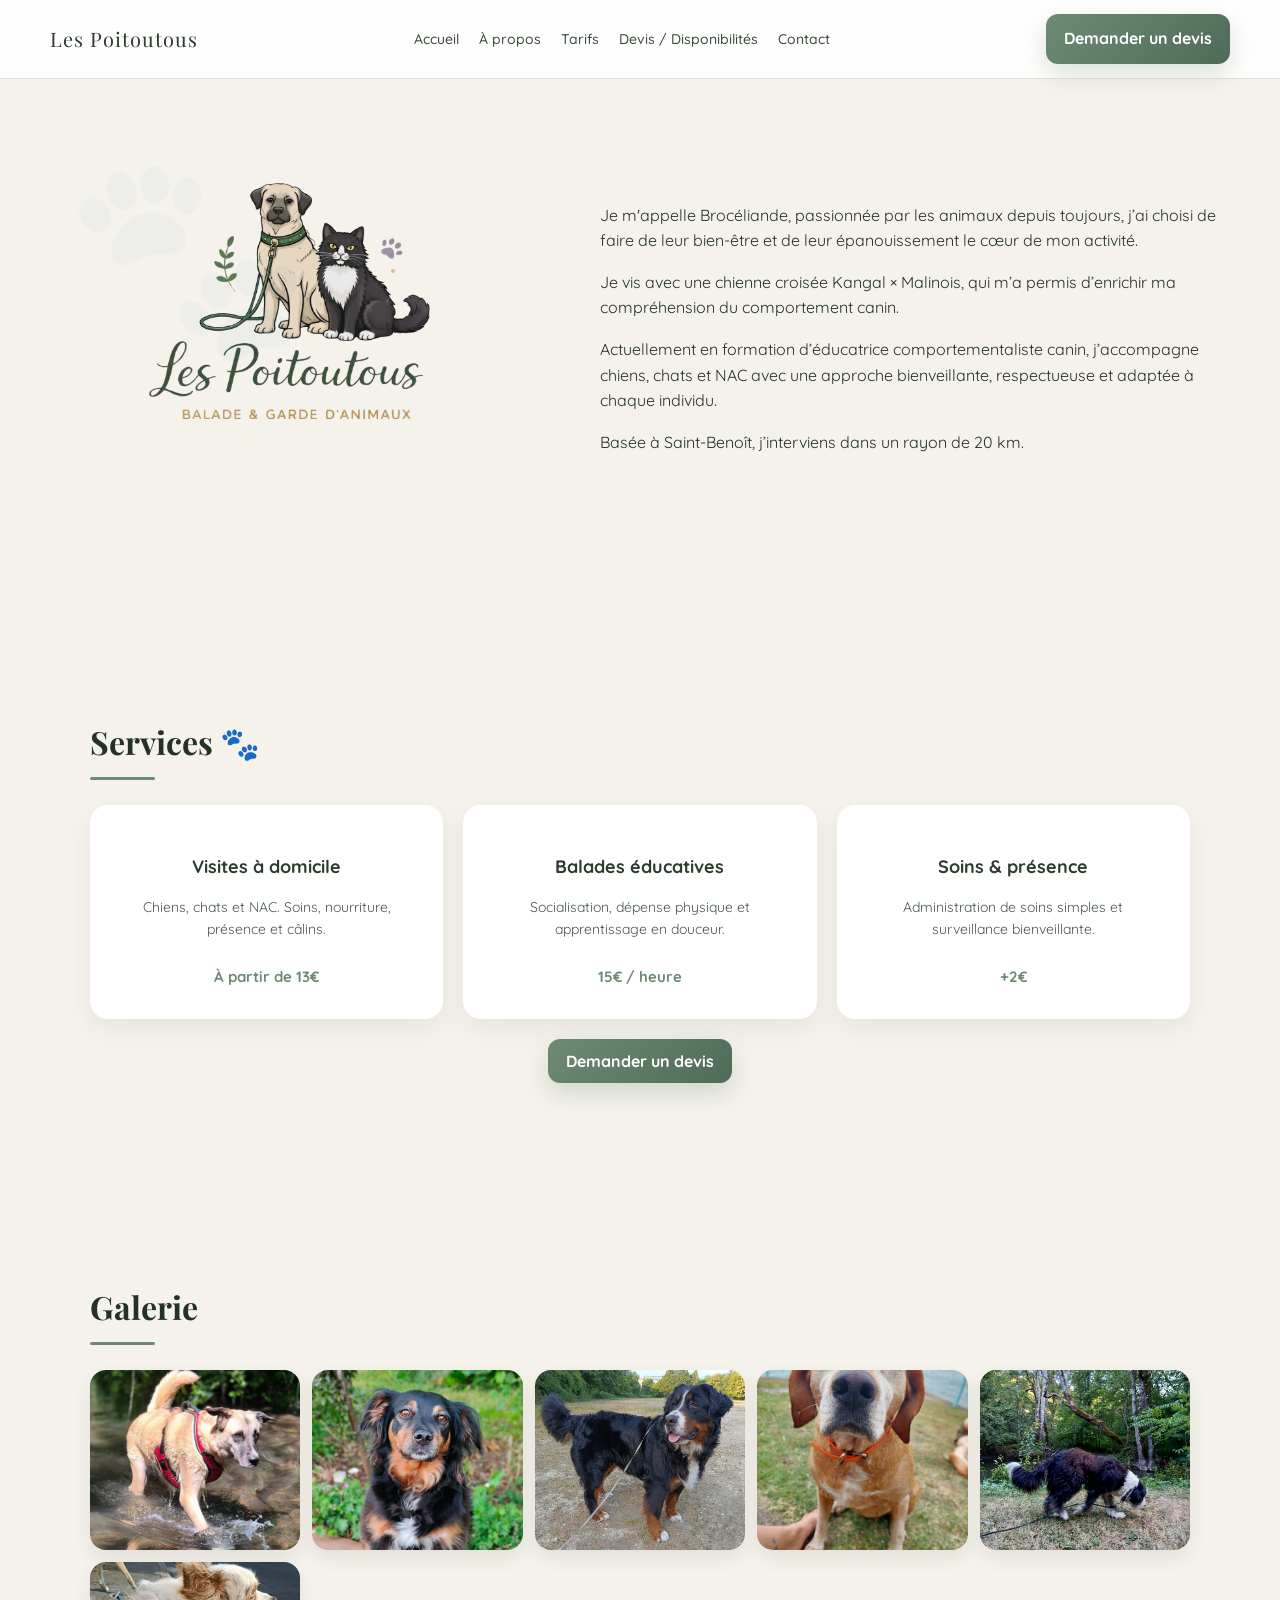
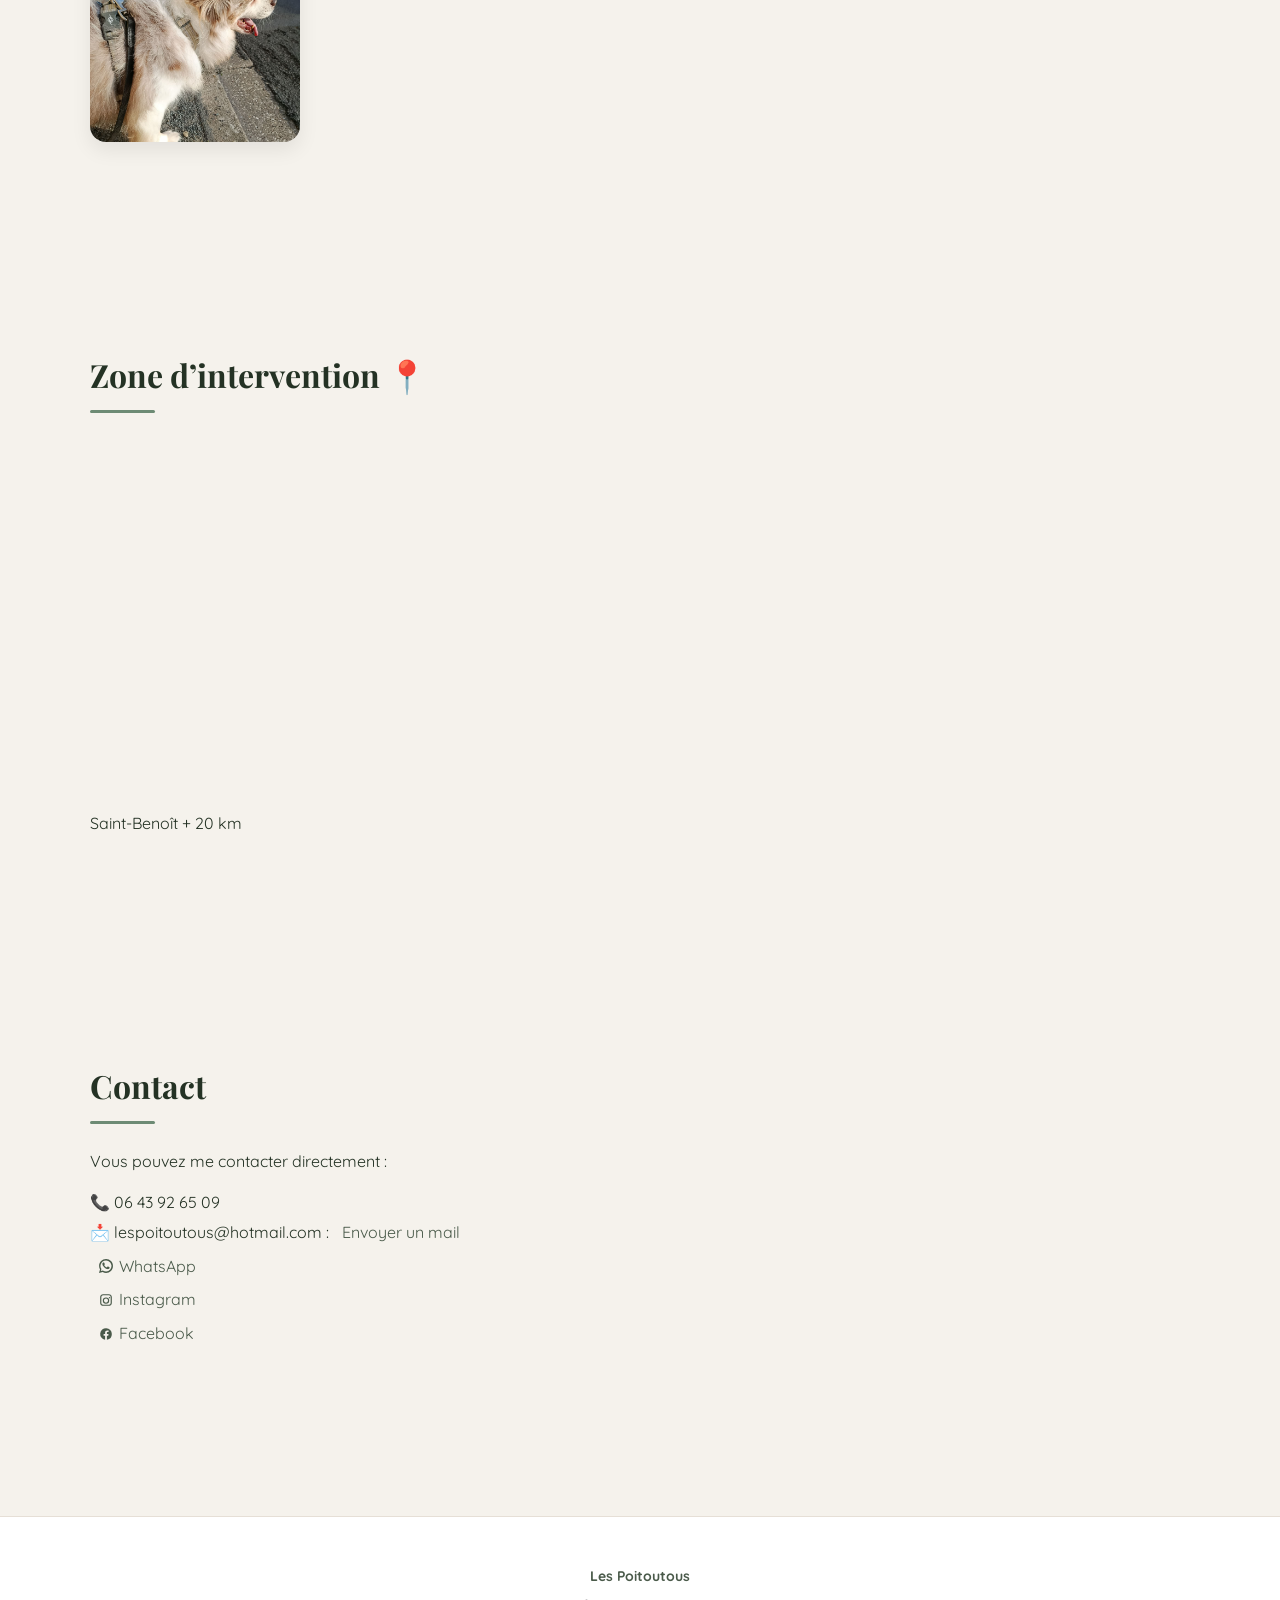
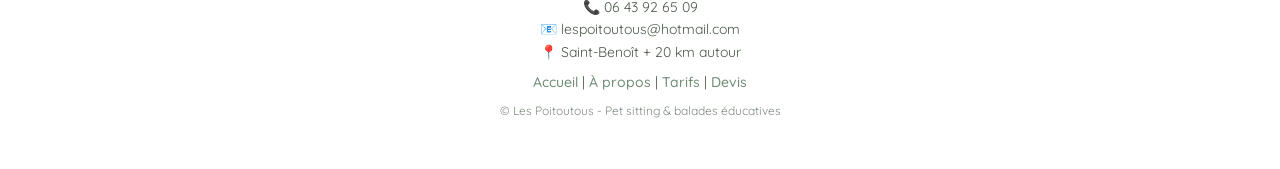
<file: index.html>
<!DOCTYPE html>
<html lang="fr">
<head>
<link href="https://fonts.googleapis.com/css2?family=Quicksand:wght@400;600&family=Playfair+Display:wght@500;600&display=swap" rel="stylesheet">
  <meta charset="UTF-8" />
  <meta name="viewport" content="width=device-width, initial-scale=1.0"/>
  <title>Les Poitoutous - Pet sitting & balades</title>
  <link rel="stylesheet" href="style.css"/>
</head>

<body>

<header>
  <a href="index.html" class="site-name">
    Les Poitoutous
</a>
  <div class="menu-toggle" onclick="toggleMenu()">☰</div>
  <nav id="nav-menu">
  <a href="index.html">Accueil</a>
  <a href="apropos.html">À propos</a>
  <a href="tarifs.html">Tarifs</a>
  <a href="devis.html">Devis / Disponibilités</a>
  <a href="index.html#contact">Contact</a>
</nav>

  <a class="btn" href="devis.html#devis">Demander un devis</a>
</header>

<section class="hero-final">

  <div class="hero-logo">
    <img src="logo.png" alt="Les Poitoutous">
  </div>

  <div class="hero-text">
    <p>
  Je m'appelle Brocéliande, passionnée par les animaux depuis toujours, j’ai choisi de faire de leur bien-être et de leur épanouissement le cœur de mon activité.
  </p>

  <p>
  Je vis avec une chienne croisée Kangal × Malinois, qui m’a permis d’enrichir ma compréhension du comportement canin.
  </p>

  <p>
  Actuellement en formation d’éducatrice comportementaliste canin, j’accompagne chiens, chats et NAC avec une approche bienveillante, respectueuse et adaptée à chaque individu.
  </p>

  <p>
  Basée à Saint-Benoît, j’interviens dans un rayon de 20 km.
  </p>
  </div>

</section>

<section id="services" class="section">

  <h2>Services 🐾</h2>

  <div class="cards">

    <div class="card">
      <h3>Visites à domicile</h3>
      <p>Chiens, chats et NAC. Soins, nourriture, présence et câlins.</p>
      <span>À partir de 13€</span>
    </div>

    <div class="card">
      <h3>Balades éducatives</h3>
      <p>Socialisation, dépense physique et apprentissage en douceur.</p>
      <span>15€ / heure</span>
    </div>

    <div class="card">
      <h3>Soins & présence</h3>
      <p>Administration de soins simples et surveillance bienveillante.</p>
      <span>+2€</span>
    </div>

  </div>

  <div class="services-cta">
    <a href="devis.html#devis" class="btn">Demander un devis</a>
  </div>

</section>

<section class="section">
  <h2>Galerie</h2>

  <div class="gallery">
    <img src="images/ruda.jpg" alt="">
    <img src="images/Dalia2.jfif" alt="">
    <img src="images/Corto1test.jpg" alt="">
    <img src="images/Princesse.jpg" alt="">
    <img src="images/Nouba1.jpg" alt="">
    <img src="images/Arka.jpg" alt="">

  </div>
<!-- LIGHTBOX -->
<div id="lightbox" class="lightbox">
  <img id="lightbox-img">
</div>
</section>

<section class="section">
  <h2>Zone d’intervention 📍</h2>

  <iframe
  src="https://www.google.com/maps?q=Saint-Beno%C3%AEt%20Vienne%20France&output=embed"
  width="100%"
  height="350"
  style="border:0; border-radius:16px;"
  loading="lazy">
</iframe>

  <p>Saint-Benoît + 20 km</p>
</section>

<section id="contact" class="section">

  <h2>Contact </h2>

  <p>Vous pouvez me contacter directement :</p>

  <p>
    📞 06 43 92 65 09 <br>
    📩 lespoitoutous@hotmail.com : <a href="mailto:lespoitoutous@hotmail.com?subject=Demande%20de%20devis%20-%20Les%20Poitoutous&body=Bonjour%20Brocéliande%2C%0A%0AJe%20souhaite%20obtenir%20un%20devis%20pour%20..."
class="social-link">
  Envoyer un mail
</a> <br>

<a href="https://wa.me/33643926509" target="_blank" class="social-icon whatsapp">
  <svg viewBox="0 0 24 24" width="14" height="14" fill="currentColor">
    <path d="M20.52 3.48A11.8 11.8 0 0 0 12.06 0C5.5 0 .16 5.34.16 11.9c0 2.1.55 4.14 1.6 5.94L0 24l6.34-1.66a11.8 11.8 0 0 0 5.7 1.46h.01c6.56 0 11.9-5.34 11.9-11.9 0-3.18-1.24-6.17-3.43-8.42zM12.05 21.3a9.4 9.4 0 0 1-4.8-1.3l-.34-.2-3.76.98 1-3.66-.22-.38a9.4 9.4 0 1 1 8.12 4.56zm5.44-7.4c-.3-.15-1.78-.88-2.06-.98-.28-.1-.48-.15-.68.15-.2.3-.78.98-.96 1.18-.18.2-.35.22-.65.07-.3-.15-1.27-.47-2.42-1.5-.9-.8-1.5-1.78-1.68-2.08-.18-.3-.02-.46.13-.61.13-.13.3-.35.45-.53.15-.18.2-.3.3-.5.1-.2.05-.37-.02-.52-.07-.15-.68-1.64-.93-2.25-.24-.58-.49-.5-.68-.5h-.58c-.2 0-.52.07-.8.37-.28.3-1.08 1.05-1.08 2.56s1.1 2.97 1.25 3.18c.15.2 2.15 3.3 5.2 4.6.73.32 1.3.51 1.74.65.73.23 1.4.2 1.93.12.59-.09 1.78-.73 2.03-1.44.25-.7.25-1.3.18-1.44-.07-.15-.28-.23-.58-.38z"/>
  </svg>
  WhatsApp
</a>  <br>

    <a href="https://www.instagram.com/lespoitoutous?igsh=cGF0bTdyejVhcWw5" target="_blank" class="social-icon instagram">
<svg viewBox="0 0 24 24" width="14" height="14" fill="currentColor">
    <path d="M7 2C4.24 2 2 4.24 2 7v10c0 2.76 2.24 5 5 5h10c2.76 0 5-2.24 5-5V7c0-2.76-2.24-5-5-5H7zm10 2a3 3 0 0 1 3 3v10a3 3 0 0 1-3 3H7a3 3 0 0 1-3-3V7a3 3 0 0 1 3-3h10zm-5 3.5A5.5 5.5 0 1 0 17.5 13 5.51 5.51 0 0 0 12 7.5zm0 2A3.5 3.5 0 1 1 8.5 13 3.5 3.5 0 0 1 12 9.5zM18 6.8a1.2 1.2 0 1 0 1.2 1.2A1.2 1.2 0 0 0 18 6.8z"/>
  </svg>
  Instagram
</a>  <br>

     <a href="https://www.facebook.com/profile.php?id=61591037286928&rdid=tdS442zoziDFLSdq&share_url=https%3A%2F%2Fwww.facebook.com%2Fshare%2F18v5jceedP%2F#" target="_blank" class="social-icon facebook">
<svg viewBox="0 0 24 24" width="14" height="14" fill="currentColor">
    <path d="M22 12a10 10 0 1 0-11.56 9.87v-6.99H7.9V12h2.54V9.8c0-2.5 1.49-3.89 3.77-3.89
    1.09 0 2.23.2 2.23.2v2.46h-1.26c-1.24 0-1.63.77-1.63 1.56V12h2.78l-.44 2.88h-2.34v6.99A10 10 0 0 0 22 12z"/>
  </svg>
  Facebook
</a>

  </p>

</section>

<footer class="site-footer">

  <p><strong>Les Poitoutous</strong></p>

  <p>
    📞 06 43 92 65 09 <br>
    📧 lespoitoutous@hotmail.com <br>
    📍 Saint-Benoît + 20 km autour
  </p>

  <p class="footer-links">
    <a href="index.html">Accueil</a> |
    <a href="apropos.html">À propos</a> |
    <a href="tarifs.html">Tarifs</a> |
    <a href="devis.html">Devis</a>
  </p>

  <p class="copyright">
    © Les Poitoutous - Pet sitting & balades éducatives
  </p>

</footer>

<script src="script.js"></script>

<script>
const images = document.querySelectorAll('.gallery img');
const lightbox = document.getElementById('lightbox');
const lightboxImg = document.getElementById('lightbox-img');

images.forEach(img => {
  img.addEventListener('click', () => {
    lightbox.style.display = 'flex';
    lightboxImg.src = img.src;
  });
});

lightbox.addEventListener('click', () => {
  lightbox.style.display = 'none';
});
</script>
<div class="mobile-cta">
  <a href="devis.html#devis">🐾 Demander un devis</a>
</div>
<script>
function toggleMenu() {
  document.getElementById("nav-menu").classList.toggle("active");
}
</script>
</body>
</html>
</file>
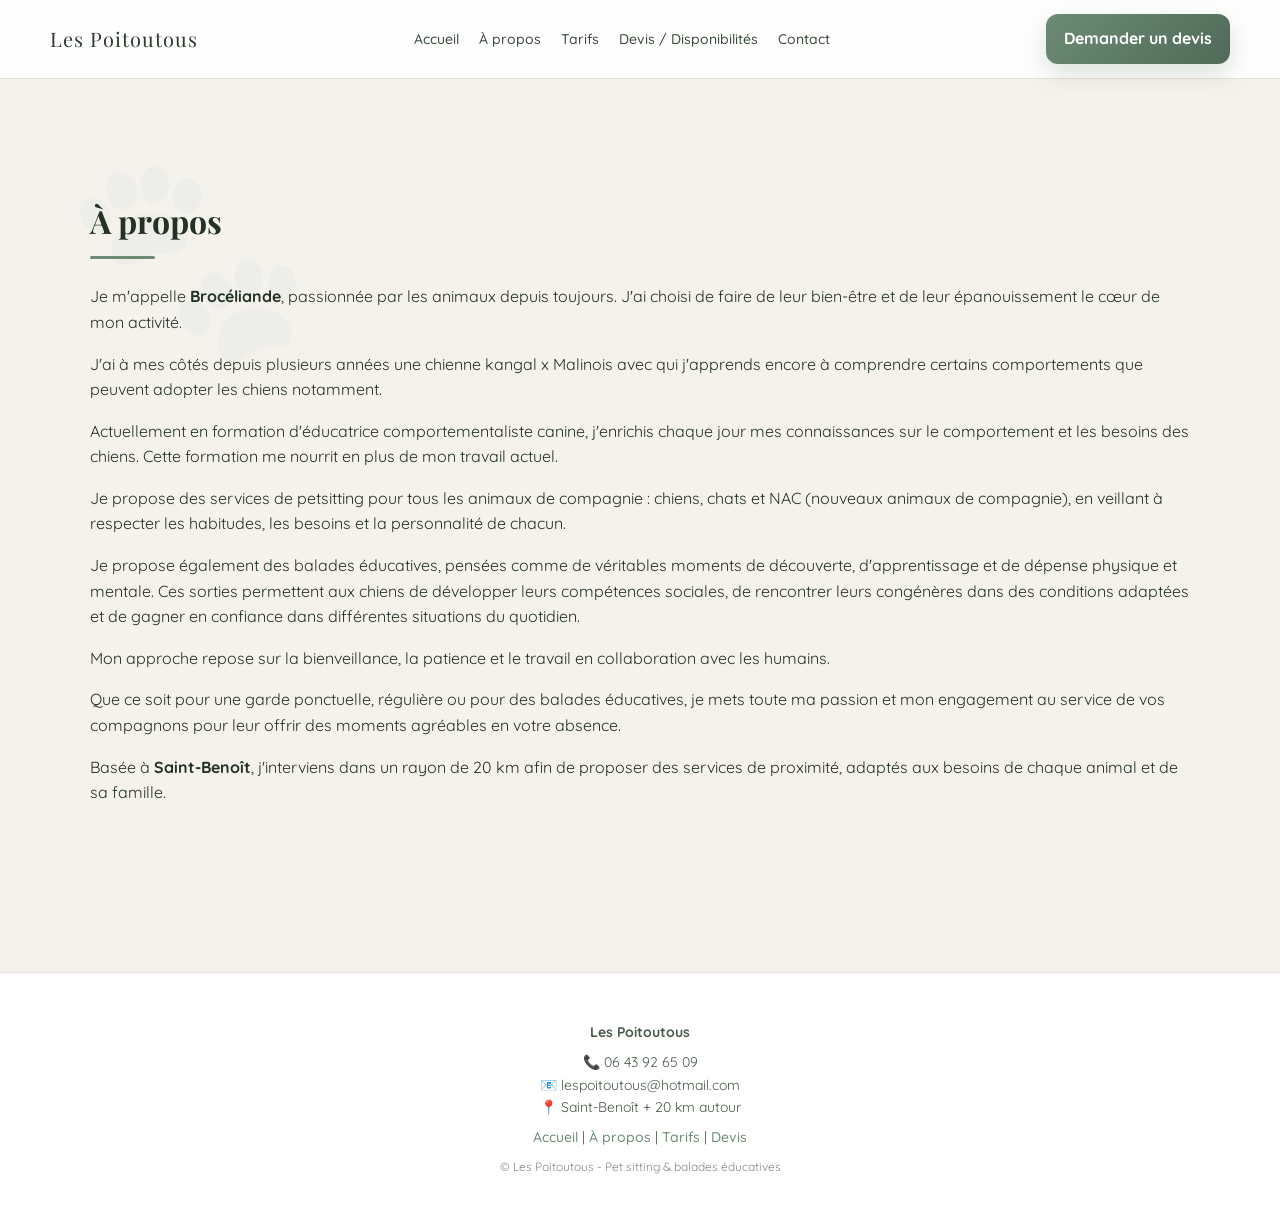
<file: apropos.html>
<!DOCTYPE html>
<html lang="fr">
<head>
<link href="https://fonts.googleapis.com/css2?family=Quicksand:wght@400;600&family=Playfair+Display:wght@500;600&display=swap" rel="stylesheet">
  <meta charset="UTF-8" />
  <meta name="viewport" content="width=device-width, initial-scale=1.0"/>
  <title>Les Poitoutous - Pet sitting & balades</title>
  <link rel="stylesheet" href="style.css"/>
</head>

<body>

<header>
  <a href="index.html" class="site-name">
    Les Poitoutous
</a>
  <div class="menu-toggle" onclick="toggleMenu()">☰</div>
  <nav id="nav-menu">
  <a href="index.html">Accueil</a>
  <a href="apropos.html">À propos</a>
  <a href="tarifs.html">Tarifs</a>
  <a href="devis.html">Devis / Disponibilités</a>
  <a href="index.html#contact">Contact</a>
</nav>

  <a class="btn" href="devis.html#devis">Demander un devis</a>
</header>

 <section class="section">
<h2>À propos</h2>

  <p>
    Je m'appelle <strong>Brocéliande</strong>, passionnée par les animaux depuis toujours. J'ai choisi de faire de leur bien-être et de leur épanouissement le cœur de mon activité.
  </p>

  <p>
    J'ai à mes côtés depuis plusieurs années une chienne kangal x Malinois avec qui j'apprends encore à comprendre certains comportements que peuvent adopter les chiens notamment.
  </p>

  <p>
    Actuellement en formation d'éducatrice comportementaliste canine, j'enrichis chaque jour mes connaissances sur le comportement et les besoins des chiens. Cette formation me nourrit en plus de mon travail actuel.
  </p>

  <p>
    Je propose des services de petsitting pour tous les animaux de compagnie : chiens, chats et NAC (nouveaux animaux de compagnie), en veillant à respecter les habitudes, les besoins et la personnalité de chacun.
  </p>

  <p>
    Je propose également des balades éducatives, pensées comme de véritables moments de découverte, d'apprentissage et de dépense physique et mentale. Ces sorties permettent aux chiens de développer leurs compétences sociales, de rencontrer leurs congénères dans des conditions adaptées et de gagner en confiance dans différentes situations du quotidien.
  </p>

  <p>
    Mon approche repose sur la bienveillance, la patience et le travail en collaboration avec les humains.
  </p>

  <p>
    Que ce soit pour une garde ponctuelle, régulière ou pour des balades éducatives, je mets toute ma passion et mon engagement au service de vos compagnons pour leur offrir des moments agréables en votre absence.
  </p>

  <p>
    Basée à <strong>Saint-Benoît</strong>, j'interviens dans un rayon de 20 km afin de proposer des services de proximité, adaptés aux besoins de chaque animal et de sa famille.
  </p>

</section>
<footer class="site-footer">

  <p><strong>Les Poitoutous</strong></p>

  <p>
    📞 06 43 92 65 09 <br>
    📧 lespoitoutous@hotmail.com <br>
    📍 Saint-Benoît + 20 km autour
  </p>

  <p class="footer-links">
    <a href="index.html">Accueil</a> |
    <a href="apropos.html">À propos</a> |
    <a href="tarifs.html">Tarifs</a> |
    <a href="devis.html">Devis</a>
  </p>

  <p class="copyright">
    © Les Poitoutous - Pet sitting & balades éducatives
  </p>

</footer>
<div class="mobile-cta">
  <a href="devis.html#devis">🐾 Demander un devis</a>
</div>
<script>
function toggleMenu() {
  document.getElementById("nav-menu").classList.toggle("active");
}
</script>
</body>
</html>
</file>
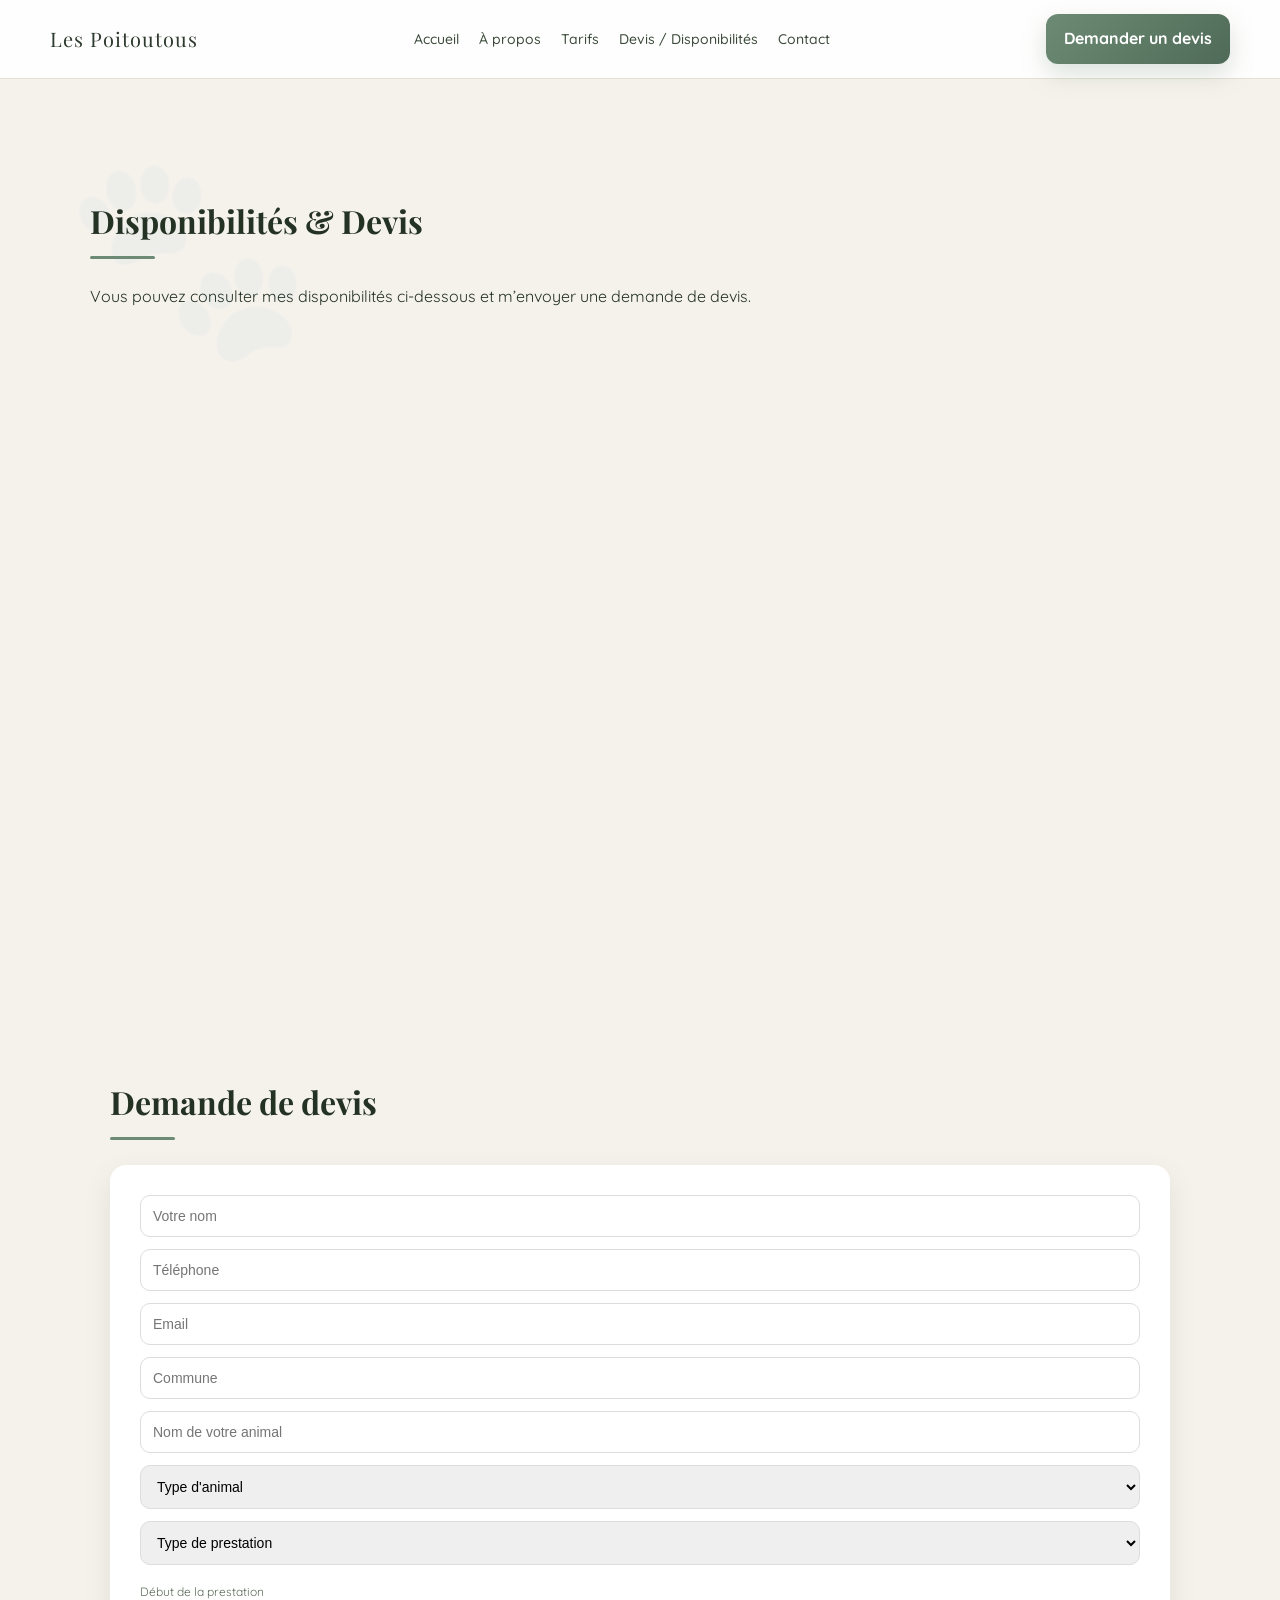
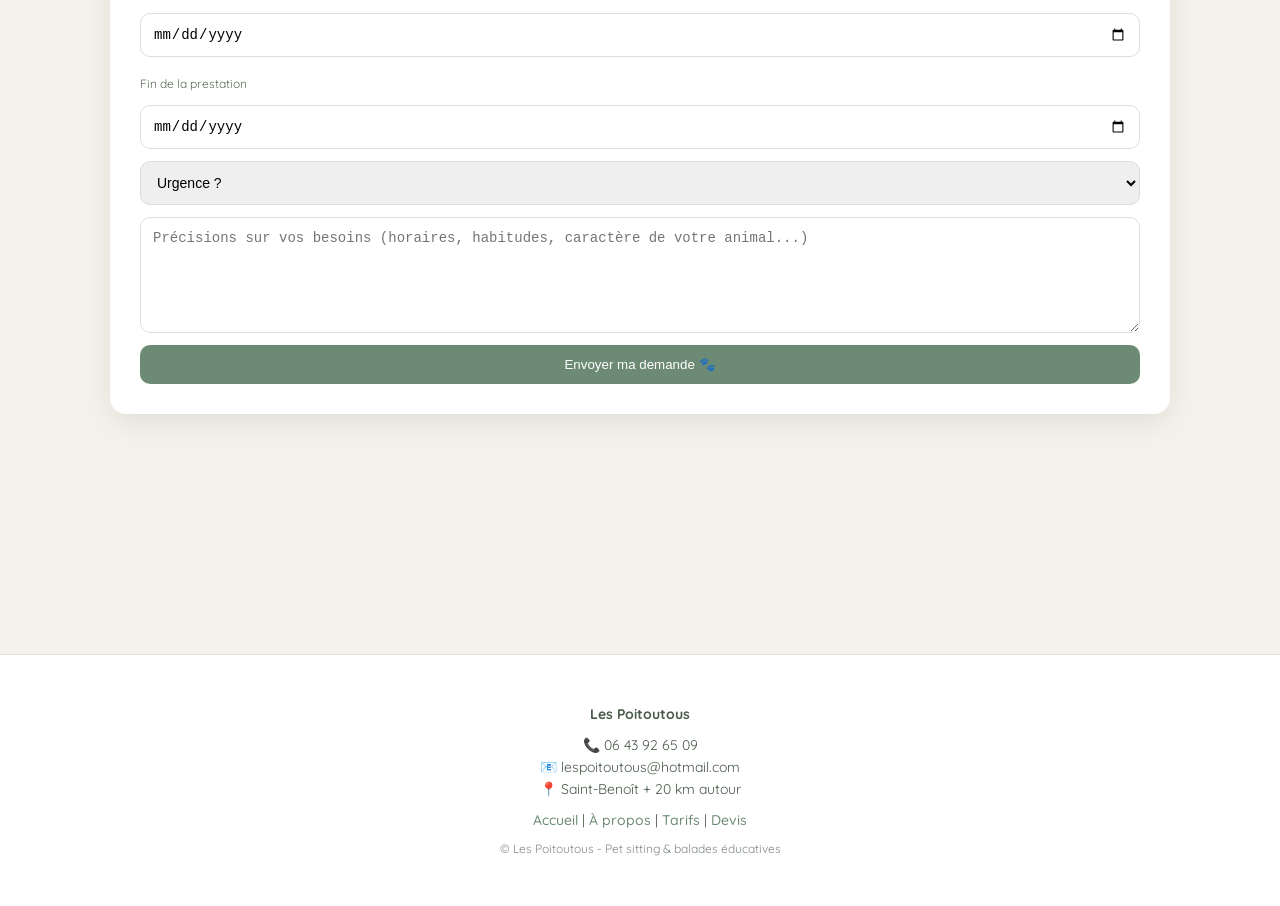
<file: devis.html>
<!DOCTYPE html>
<html lang="fr">
<head>
<link href="https://fonts.googleapis.com/css2?family=Quicksand:wght@400;600&family=Playfair+Display:wght@500;600&display=swap" rel="stylesheet">
  <meta charset="UTF-8" />
  <meta name="viewport" content="width=device-width, initial-scale=1.0"/>
  <title>Les Poitoutous - Pet sitting & balades</title>
  <link rel="stylesheet" href="style.css"/>
</head>

<body>

<header>
  <a href="index.html" class="site-name">
    Les Poitoutous
</a>
  <div class="menu-toggle" onclick="toggleMenu()">☰</div>
  <nav id="nav-menu">
  <a href="index.html">Accueil</a>
  <a href="apropos.html">À propos</a>
  <a href="tarifs.html">Tarifs</a>
  <a href="devis.html">Devis / Disponibilités</a>
  <a href="index.html#contact">Contact</a>
</nav>

  <a class="btn" href="devis.html#devis">Demander un devis</a>
</header>

<section class="section">

  <h2>Disponibilités & Devis</h2>

  <p>
    Vous pouvez consulter mes disponibilités ci-dessous et m’envoyer une demande de devis.
  </p>

  <!-- GOOGLE CALENDAR -->
  <iframe
    src="https://calendar.google.com/calendar/embed?src=1ce7ab6c8dba1b6183dc5fb87cc86486482075ad1923e544a75a01868d15db82%40group.calendar.google.com&ctz=Europe%2FParis"
    style="border:0"
    width="100%"
    height="600"
    frameborder="0"
    scrolling="no">
  </iframe>

  <br><br>

  <section id="devis" class="section form">
  <h2>Demande de devis</h2>

  <form id="devis-form" action="https://formspree.io/f/xnjkebwl" method="POST">

  <input type="hidden" name="_next" value="https://lespoitoutous.github.io/les-poitoutous/success.html">

  <input type="text" name="nom" placeholder="Votre nom" required>

  <input type="tel" name="telephone" placeholder="Téléphone" required>

  <input type="email" name="email" placeholder="Email" required>

  <input type="text" name="commune" placeholder="Commune">

  <!-- ANIMAL -->
  <input type="text" name="nom_animal" placeholder="Nom de votre animal" required>

  <select name="animal" required>
    <option value="">Type d'animal</option>
    <option>Chien</option>
    <option>Chat</option>
    <option>NAC</option>
  </select>

  <!-- PRESTATION -->
  <select name="prestation" required>
    <option value="">Type de prestation</option>
    <option>Visite 30 min</option>
    <option>Visite 1h</option>
    <option>2 visites 30 min</option>
    <option>Balade collective</option>
  </select>

  <!-- DATES -->
  <label>Début de la prestation</label>
  <input type="date" name="date_debut" required>

  <label>Fin de la prestation</label>
  <input type="date" name="date_fin">

  <!-- URGENCE -->
  <select name="urgence">
    <option value="">Urgence ?</option>
    <option>Non</option>
    <option>Oui (réponse rapide souhaitée)</option>
  </select>

  <!-- MESSAGE -->
  <textarea name="message" placeholder="Précisions sur vos besoins (horaires, habitudes, caractère de votre animal...)"></textarea>

  <button type="submit">Envoyer ma demande 🐾</button>

    <div id="form-message"></div>

</form>
</section>

</section>
<footer class="site-footer">

  <p><strong>Les Poitoutous</strong></p>

  <p>
    📞 06 43 92 65 09 <br>
    📧 lespoitoutous@hotmail.com <br>
    📍 Saint-Benoît + 20 km autour
  </p>

  <p class="footer-links">
    <a href="index.html">Accueil</a> |
    <a href="apropos.html">À propos</a> |
    <a href="tarifs.html">Tarifs</a> |
    <a href="devis.html">Devis</a>
  </p>

  <p class="copyright">
    © Les Poitoutous - Pet sitting & balades éducatives
  </p>

</footer>
<div class="mobile-cta">
  <a href="devis.html#devis">🐾 Demander un devis</a>
</div>
<script>
function toggleMenu() {
  document.getElementById("nav-menu").classList.toggle("active");
}
</script>
  <script>
const form = document.getElementById("devis-form");
const message = document.getElementById("form-message");

form.addEventListener("submit", async function (e) {
  e.preventDefault();

  const data = new FormData(form);

  try {
    const response = await fetch(form.action, {
      method: "POST",
      body: data,
      headers: {
        "Accept": "application/json"
      }
    });

    if (response.ok) {
      message.innerHTML = "🐾 Merci ! Votre demande de devis a bien été envoyée.<br>Je vous répondrai dans les meilleurs délais.";
      message.className = "success";

      form.reset();

      message.scrollIntoView({
        behavior: "smooth",
        block: "center"
      });

    } else {
      message.innerHTML = "❌ Une erreur est survenue. Merci de réessayer.";
      message.className = "error";
    }

  } catch (error) {
    message.innerHTML = "❌ Impossible d'envoyer votre demande. Vérifiez votre connexion.";
    message.className = "error";
  }
});
</script>
</body>
</html>
</file>
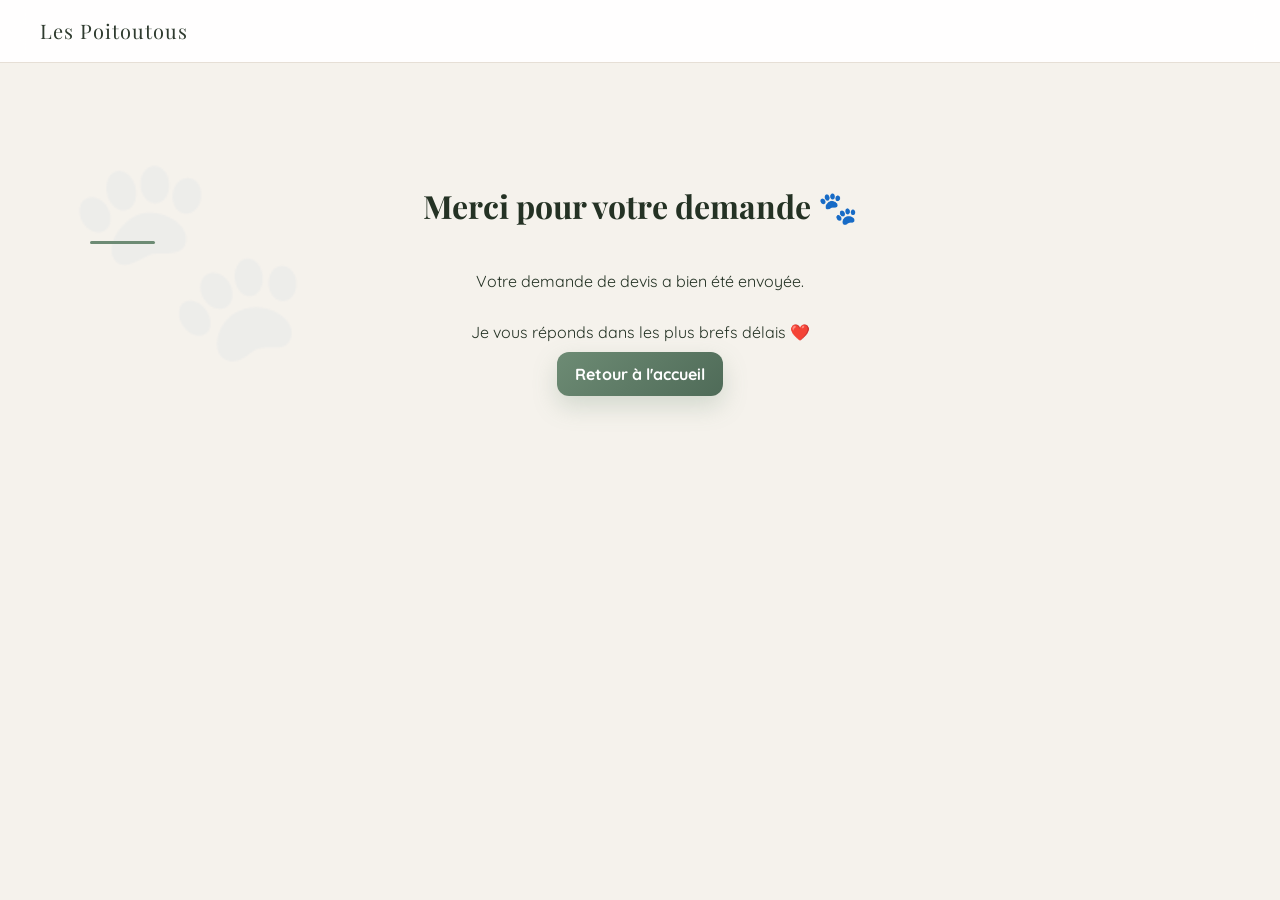
<file: success.html>
<!DOCTYPE html>
<html lang="fr">
<head>
<link href="https://fonts.googleapis.com/css2?family=Quicksand:wght@400;600&family=Playfair+Display:wght@500;600&display=swap" rel="stylesheet">
  <meta charset="UTF-8" />
  <meta name="viewport" content="width=device-width, initial-scale=1.0"/>
  <title>Les Poitoutous - Pet sitting & balades</title>
  <link rel="stylesheet" href="style.css"/>
</head>

<body>

<header class="site-header">
  <a href="index.html" class="site-name">
    Les Poitoutous
</a>
</header>

<section class="section" style="text-align:center;">

  <h2>Merci pour votre demande 🐾</h2>

  <p>
    Votre demande de devis a bien été envoyée.<br><br>
    Je vous réponds dans les plus brefs délais ❤️
  </p>

  <a href="index.html" class="btn">Retour à l'accueil</a>

</section>

</body>
</html>
</file>
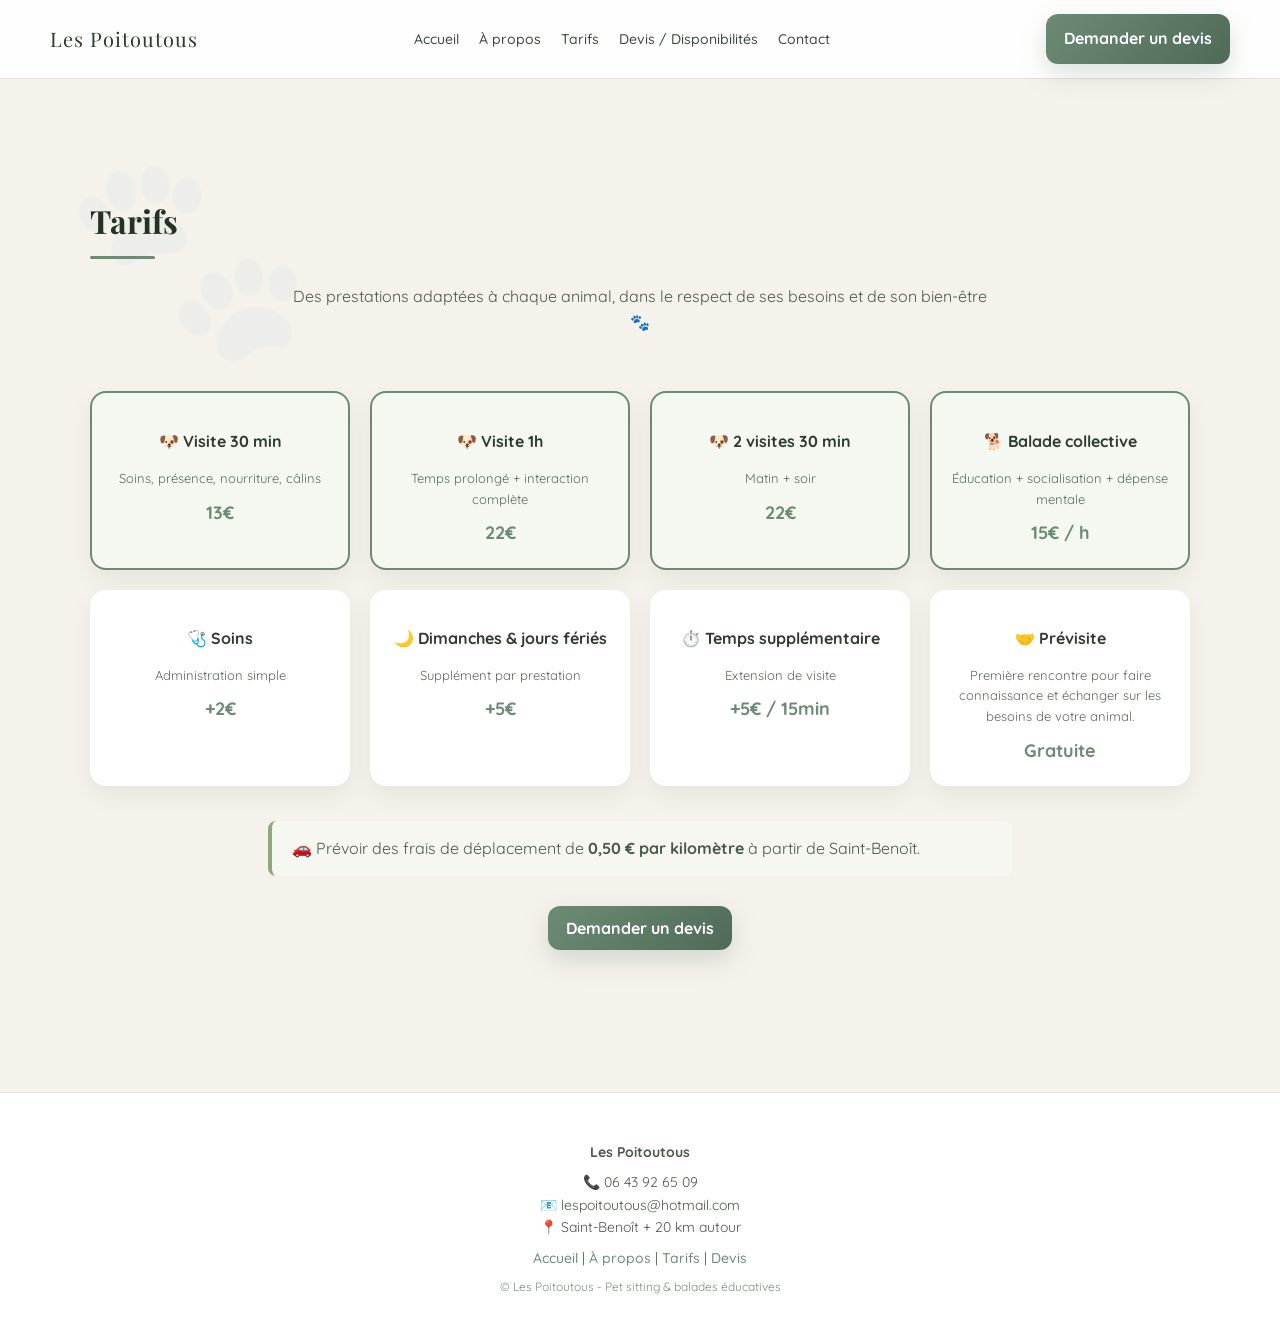
<file: tarifs.html>
<!DOCTYPE html>
<html lang="fr">
<head>
<link href="https://fonts.googleapis.com/css2?family=Quicksand:wght@400;600&family=Playfair+Display:wght@500;600&display=swap" rel="stylesheet">
  <meta charset="UTF-8" />
  <meta name="viewport" content="width=device-width, initial-scale=1.0"/>
  <title>Les Poitoutous - Pet sitting & balades</title>
  <link rel="stylesheet" href="style.css"/>
</head>

<body>

<header>
  <a href="index.html" class="site-name">
    Les Poitoutous
</a>
  <div class="menu-toggle" onclick="toggleMenu()">☰</div>
  <nav id="nav-menu">
  <a href="index.html">Accueil</a>
  <a href="apropos.html">À propos</a>
  <a href="tarifs.html">Tarifs</a>
  <a href="devis.html">Devis / Disponibilités</a>
  <a href="index.html#contact">Contact</a>
</nav>

  <a class="btn" href="devis.html#devis">Demander un devis</a>
</header>

<section class="section">

  <h2>Tarifs</h2>

  <p style="text-align:center; max-width:700px; margin:auto; color:#4a5a4a;">
    Des prestations adaptées à chaque animal, dans le respect de ses besoins et de son bien-être 🐾
  </p>

  <br>

  <div class="tarif-grid">

    <div class="tarif-card highlight-price">
      <h3>🐶 Visite 30 min</h3>
      <p>Soins, présence, nourriture, câlins</p>
      <div class="price">13€</div>
    </div>

    <div class="tarif-card  highlight-price">
      <h3>🐶 Visite 1h</h3>
      <p>Temps prolongé + interaction complète</p>
      <div class="price">22€</div>
    </div>

    <div class="tarif-card highlight-price">
      <h3>🐶 2 visites 30 min</h3>
      <p>Matin + soir</p>
      <div class="price">22€</div>
    </div>

<div class="tarif-card highlight-price">
      <h3>🐕 Balade collective</h3>
      <p>Éducation + socialisation + dépense mentale</p>
      <div class="price">15€ / h</div>
    </div>

    <div class="tarif-card">
      <h3>🩺 Soins</h3>
      <p>Administration simple</p>
      <div class="price">+2€</div>
    </div>

    <div class="tarif-card">
      <h3>🌙 Dimanches & jours fériés</h3>
<p>Supplément par prestation</p>
<div class="price">+5€</div>
    </div>

    <div class="tarif-card">
      <h3>⏱️ Temps supplémentaire</h3>
      <p>Extension de visite</p>
      <div class="price">+5€ / 15min</div>
    </div>

    <div class="tarif-card">
  <h3>🤝 Prévisite</h3>
  <p>Première rencontre pour faire connaissance et échanger sur les besoins de votre animal.</p>
  <div class="price">Gratuite</div>
</div>

  </div>
<p class="tarif-info">
  🚗 Prévoir des frais de déplacement de <strong>0,50 € par kilomètre</strong> à partir de Saint-Benoît.
  <div style="text-align:center; margin-top:40px;">
    <a href="devis.html#devis" class="btn">Demander un devis</a>
  </div>

</section>
<footer class="site-footer">

  <p><strong>Les Poitoutous</strong></p>

  <p>
    📞 06 43 92 65 09 <br>
    📧 lespoitoutous@hotmail.com <br>
    📍 Saint-Benoît + 20 km autour
  </p>

  <p class="footer-links">
    <a href="index.html">Accueil</a> |
    <a href="apropos.html">À propos</a> |
    <a href="tarifs.html">Tarifs</a> |
    <a href="devis.html">Devis</a>
  </p>

  <p class="copyright">
    © Les Poitoutous - Pet sitting & balades éducatives
  </p>

</footer>
<div class="mobile-cta">
  <a href="devis.html#devis">🐾 Demander un devis</a>
</div>
<script>
function toggleMenu() {
  document.getElementById("nav-menu").classList.toggle("active");
}
</script>
</body>
</html>
</file>
<file: style.css>
/* =========================
   BASE AGENCE WEB ++
========================= */
body::before {
  content: "🐾";
  position: fixed;
  font-size: 200px;
  opacity: 0.03;
  top: 10%;
  left: 5%;
  pointer-events: none;
}

body {
  margin: 0;
  font-family: "Quicksand", sans-serif;
  background: #f5f2ec;
  color: #243224;
  line-height: 1.6;
}

/* =========================
   HEADER AGENCE
========================= */
header {
  display: flex;
  align-items: center;
  justify-content: space-between;
  padding: 14px 50px;
  background: rgba(255,255,255,0.92);
  backdrop-filter: blur(14px);
  position: sticky;
  top: 0;
  z-index: 1000;
  border-bottom: 1px solid #e6dfd6;
}

/* NAV ULTRA PRO */
nav {
  display: flex;
  gap: 24px;
  flex-wrap: wrap;
}

nav a {
  text-decoration: none;
  color: #3a4a3a;
  font-weight: 500;
  font-size: 14px;
  position: relative;
  transition: 0.25s;
}

nav a::after {
  content: "";
  position: absolute;
  left: 0;
  bottom: -5px;
  width: 0;
  height: 2px;
  background: #6d8b74;
  transition: 0.3s;
}

nav a:hover {
  color: #6d8b74;
}

nav a:hover::after {
  width: 100%;
}

/* BOUTON CTA */
.btn {
  background: linear-gradient(135deg, #6d8b74, #4f6b58);
  color: white;
  padding: 12px 18px;
  border-radius: 12px;
  text-decoration: none;
  font-weight: bold;
  box-shadow: 0 10px 25px rgba(109,139,116,0.25);
  transition: 0.25s;
}

.btn:hover {
  transform: translateY(-3px);
  box-shadow: 0 15px 30px rgba(109,139,116,0.35);
}

/* =========================
   HERO AGENCE
========================= */
.hero {
  text-align: center;
  padding: 130px 20px;
  background: radial-gradient(circle at top, #e7efe4, #f5f2ec);
}

.hero h1 {
font-family: "Playfair Display", serif;
  font-size: 62px;
  margin-bottom: 10px;
  letter-spacing: 1px;
}

.hero p {
  font-size: 18px;
}

.slogan {
  font-style: italic;
  color: #5b6b5b;
  margin-top: 10px;
}

/* =========================
   SECTIONS STRUCTURE AGENCE
========================= */
.section {
  padding: 90px 20px;
  max-width: 1100px;
  margin: auto;
}

.section h2 {
font-family: "Playfair Display", serif;
  font-size: 32px;
  margin-bottom: 25px;
  position: relative;
}

.section h2::after {
  content: "";
  display: block;
  width: 65px;
  height: 3px;
  background: #6d8b74;
  margin-top: 10px;
  border-radius: 3px;
}

/* =========================
   CARTES PREMIUM
========================= */
.cards {
  display: grid;
  grid-template-columns: repeat(auto-fit, minmax(200px, 1fr));
  gap: 20px;
}

.card {
  background: white;
  padding: 30px;
  border-radius: 18px;
  text-align: center;
  box-shadow: 0 10px 30px rgba(0,0,0,0.06);
  transition: 0.3s;
  font-size: 15px;
}

.card:hover {
  transform: translateY(-8px);
  box-shadow: 0 18px 40px rgba(0,0,0,0.12);
}

/* =========================
   BLOC BALADES PREMIUM
========================= */
.highlight {
  background: linear-gradient(135deg, #dfe9d8, #f4f8f1);
  border-radius: 20px;
  padding: 50px;
  box-shadow: 0 10px 30px rgba(0,0,0,0.05);
}

/* =========================
   TARIFS AGENCE
========================= */
.tarifs li {
  background: white;
  margin-bottom: 12px;
  padding: 15px 20px;
  border-radius: 12px;
  box-shadow: 0 8px 20px rgba(0,0,0,0.05);
  display: flex;
  justify-content: space-between;
}

/* =========================
   FORMULAIRE ULTRA PRO
========================= */
form {
  display: grid;
  gap: 15px;
  background: white;
  padding: 35px;
  border-radius: 20px;
  box-shadow: 0 15px 40px rgba(0,0,0,0.08);
}

input, select, textarea {
  padding: 14px;
  border-radius: 12px;
  border: 1px solid #ddd;
  font-size: 14px;
  transition: 0.2s;
}

input:focus, select:focus, textarea:focus {
  border-color: #6d8b74;
  box-shadow: 0 0 0 3px rgba(109,139,116,0.15);
  outline: none;
}

/* =========================
   FOOTER AGENCE
========================= */
footer {
  text-align: center;
  padding: 35px;
  background: white;
  margin-top: 60px;
  color: #777;
  font-size: 14px;
}

/* =========================
   ANIMATION LÉGÈRE PRO
========================= */
.section {
  animation: fadeUp 0.7s ease-in-out;
}

@keyframes fadeUp {
  from {
    opacity: 0;
    transform: translateY(20px);
  }
  to {
    opacity: 1;
    transform: translateY(0);
  }
}


/* =========================
   MOBILE HEADER CLEAN
========================= */
@media (max-width: 768px) {

  header {
    display: flex;
    align-items: center;
    justify-content: space-between;
    padding: 8px 12px;
  }

  .logo img {
    height: 40px;
  }

  nav {
    display: flex;
    gap: 8px;
    flex-wrap: nowrap;
    overflow-x: auto;
    -webkit-overflow-scrolling: touch;
  }

  nav a {
    font-size: 11px;
    white-space: nowrap;
    padding: 6px 8px;
  }

  /* ❌ on cache le bouton du header sur mobile */
  header .btn {
    display: none;
  }
}

/* =========================
   BOUTON FIXE MOBILE (CTA)
========================= */
.mobile-cta {
  display: none;
}

@media (max-width: 768px) {

  .mobile-cta {
    display: flex;
    position: fixed;
    bottom: 15px;
    left: 50%;
    transform: translateX(-50%);
    z-index: 9999;
  }

  .mobile-cta a {
    background: linear-gradient(135deg, #6d8b74, #4f6b58);
    color: white;
    padding: 14px 22px;
    border-radius: 40px;
    font-size: 14px;
    font-weight: bold;
    text-decoration: none;
    box-shadow: 0 10px 25px rgba(0,0,0,0.2);
    transition: 0.2s;
  }

  .mobile-cta a:active {
    transform: scale(0.95);
  }
}

  /* AMÉLIO UX GÉNÉRALE */
  body {
    -webkit-tap-highlight-color: transparent;
  }



.gallery {
  display: grid;
  grid-template-columns: repeat(auto-fit, minmax(180px, 1fr));
  gap: 12px;
}

.gallery img {
  width: 100%;
  height: 180px;
  object-fit: cover;
  border-radius: 16px;
  box-shadow: 0 8px 20px rgba(0,0,0,0.08);
  transition: 0.3s;
}

.gallery img:hover {
  transform: scale(1.03);
}

.balade-section {
  max-width: 1100px;
  margin: auto;
  padding: 100px 20px;
  text-align: center;
}

/* CONTENEUR ADAPTATIF */
.img-container {
  display: inline-block;   /* 👈 s’adapte à l’image */
  background: #f5f2ec;
  border-radius: 18px;
  box-shadow: 0 10px 25px rgba(0,0,0,0.08);
  overflow: hidden;
}

/* IMAGE NATURELLE */
.img-container img {
  display: block;
  max-width: 100%;
  height: auto;   /* 👈 garde le ratio réel */
}

/* ===== HEADER TITRE ===== */
.site-header {
  display: flex;
  align-items: center;
  justify-content: space-between;
  padding: 15px 40px;
  background: rgba(255,255,255,0.92);
  backdrop-filter: blur(12px);
  border-bottom: 1px solid #e6dfd6;
  position: sticky;
  top: 0;
  z-index: 1000;
}

/* TITRE DANS HEADER */
.site-name {
  font-family: "Playfair Display", serif;
  font-size: 20px;
  letter-spacing: 1px;
  color: #2f3b2f;
  text-decoration: none;
  transition: color 0.2s ease;
}
.site-name:hover {
  color: #6d8b74;
}

/* ===== LOGO CENTRÉ (HERO) ===== */
.hero-brand {
  text-align: center;
  padding: 40px 20px 10px; /* 👈 réduit l’espace vide */
margin-bottom: 0;
}

.hero-brand img {
  width: 80vw;        /* 👈 prend presque toute la largeur écran */
  max-width: 900px;   /* limite propre sur grand écran */
  height: auto;
  display: inline-block;
animation: fadeIn 1.2s ease-out;
}
.hero-final + .section {
  margin-top: 20px;
}

@media (max-width: 768px) {
  .hero-brand img {
    max-width: 380px;
  }
}

.slogan {
  font-style: italic;
  color: #5b6b5b;
  margin-bottom: 20px;
}

.hero-final {
  display: flex;
  align-items: center;
  justify-content: space-between;
  gap: 60px;
  padding: 80px 40px;
  max-width: 1200px;
  margin: auto;
}

/* LOGO À GAUCHE (PLUS GRAND) */
.hero-logo img {
  width: 100%;
  max-width: 500px;   /* 👈 tu peux encore augmenter ici */
  height: auto;
  animation: fadeIn 1s ease-out;
}

/* TEXTE À DROITE */
.hero-text {
  flex: 1;
}

.hero-text h1 {
  font-size: 42px;
  margin-bottom: 15px;
}

.accroche {
  font-size: 18px;
  color: #4a5a4a;
  margin-bottom: 25px;
  line-height: 1.5;
}

/* ANIMATION */
@keyframes fadeIn {
  from {
    opacity: 0;
    transform: translateY(15px);
  }
  to {
    opacity: 1;
    transform: translateY(0);
  }
}
@media (max-width: 768px) {

  .hero-final {
    flex-direction: column;
    text-align: center;
    gap: 30px;
  }

  .hero-logo img {
    width: 100%;
    max-width: 380px;
    height: auto;
  }

  .hero-text h1 {
    font-size: 32px;
  }
}

.cards .card {
  cursor: default; /* 👈 IMPORTANT : enlève effet bouton */
}

.cards .card h3 {
  margin-bottom: 10px;
  font-size: 18px;
  color: #2f3b2f;
}

.cards .card p {
  font-size: 14px;
  color: #4a5a4a;
}

.cards .card span {
  display: inline-block;
  margin-top: 10px;
  font-weight: bold;
  color: #6d8b74;
}

/* CTA clair en bas */
.services-cta {
  text-align: center;
  margin-top: 30px;
}

.tarifs {
  list-style: none;
  padding: 0;
  max-width: 700px;
  margin: auto;
}

.tarifs li {
  background: white;
  margin-bottom: 12px;
  padding: 15px 20px;
  border-radius: 12px;
  box-shadow: 0 8px 20px rgba(0,0,0,0.05);
  display: flex;
  justify-content: space-between;
  font-weight: 500;
}

.site-footer {
  background: #ffffff;
  text-align: center;
  padding: 40px 20px;
  margin-top: 60px;
  border-top: 1px solid #e6dfd6;
  color: #4a5a4a;
  font-size: 14px;
}

.site-footer p {
  margin: 8px 0;
}

.footer-links a {
  color: #6d8b74;
  text-decoration: none;
  font-weight: 500;
}

.footer-links a:hover {
  text-decoration: underline;
}

.copyright {
  font-size: 12px;
  opacity: 0.7;
  margin-top: 15px;
}

.social-link {
  display: inline-block;
  font-size: 16px;        /* 👈 plus petit */
  padding: 3px 8px;       /* 👈 beaucoup plus léger */
  margin-right: 6px;
  border-radius: 6px;
  text-decoration: none;
  color: #4a5a4a;
  border: 1px solid transparent; /* 👈 presque invisible */
  transition: 0.2s;
}

.social-link:hover {
  color: #6d8b74;
  border-color: #6d8b74;
  background: transparent; /* 👈 pas de bloc coloré */
}

.social-icon {
  display: inline-flex;
  align-items: center;
  gap: 6px;
  font-size: 16px;
  padding: 3px 8px;
  margin-right: 6px;
  border-radius: 6px;
  text-decoration: none;
  color: #4a5a4a;
  border: 1px solid transparent;
  transition: 0.2s;
}

/* HOVER GLOBAL */
.social-icon:hover {
  transform: translateY(-1px);
}

/* COULEURS AU HOVER */
.social-icon.instagram:hover {
  color: #e1306c;
}

.social-icon.facebook:hover {
  color: #1877f2;
}

.social-icon.whatsapp:hover {
  color: #25D366;
}

.tarif-grid {
  display: grid;
  grid-template-columns: repeat(auto-fit, minmax(240px, 1fr));
  gap: 20px;
  margin-top: 30px;
}

.tarif-card {
  background: white;
  border-radius: 16px;
  padding: 20px;
  box-shadow: 0 10px 25px rgba(0,0,0,0.06);
  transition: 0.25s;
  text-align: center;
}

.tarif-card:hover {
  transform: translateY(-5px);
}

.tarif-card h3 {
  margin-bottom: 8px;
  font-size: 16px;
  color: #2f3b2f;
}

.tarif-card p {
  font-size: 13px;
  color: #5a6a5a;
  margin-bottom: 10px;
}

.price {
  font-size: 18px;
  font-weight: bold;
  color: #6d8b74;
}

.highlight-price {
  border: 2px solid #6d8b74;
  background: #f4f8f1;
}

form {
  display: grid;
  gap: 12px;
  background: white;
  padding: 30px;
  border-radius: 16px;
  box-shadow: 0 10px 30px rgba(0,0,0,0.08);
}

form label {
  font-size: 12px;
  color: #5a6a5a;
  margin-top: 5px;
}

input, select, textarea {
  padding: 12px;
  border-radius: 10px;
  border: 1px solid #ddd;
  font-size: 14px;
}

textarea {
  min-height: 90px;
}

form button {
  background: #6d8b74;
  color: white;
  border: none;
  padding: 12px;
  border-radius: 10px;
  cursor: pointer;
  transition: 0.2s;
}

form button:hover {
  background: #4f6b58;
  transform: translateY(-2px);
}

.lightbox {
  position: fixed;
  top: 0;
  left: 0;
  width: 100%;
  height: 100%;
  background: rgba(0,0,0,0.85);
  display: none;
  align-items: center;
  justify-content: center;
  z-index: 9999;
  cursor: zoom-out;
}

.lightbox img {
  max-width: 90%;
  max-height: 90%;
  border-radius: 12px;
  box-shadow: 0 10px 40px rgba(0,0,0,0.5);
  animation: zoomIn 0.2s ease;
}

@keyframes zoomIn {
  from {
    transform: scale(0.7);
    opacity: 0;
  }
  to {
    transform: scale(1);
    opacity: 1;
  }
}

.gallery img {
  cursor: zoom-in;
}

/* bouton hamburger */
.menu-toggle {
  display: none;
  font-size: 28px;
  cursor: pointer;
}

/* desktop */
nav {
  display: flex;
  gap: 20px;
  align-items: center;
}

/* MOBILE */
@media (max-width: 768px) {

  .menu-toggle {
    display: block;
  }

  nav {
    position: absolute;
    top: 60px;
    right: 0;
    background: white;
    flex-direction: column;
    width: 200px;
    padding: 15px;
    gap: 10px;

    /* caché par défaut */
    display: none;

    box-shadow: 0 10px 30px rgba(0,0,0,0.15);
    border-radius: 12px;
  }

  nav.active {
    display: flex;
  }

  nav a {
    font-size: 14px;
  }
}
.tarif-info{
    max-width:700px;
    margin:35px auto 10px;
    padding:15px 20px;
    background:#f7f7f2;
    border-left:4px solid #8ca87c;
    border-radius:8px;
    color:#4a5a4a;
    line-height:1.6;
    text-align:left;
}
#form-message{
    margin-top:25px;
    padding:18px;
    border-radius:12px;
    text-align:center;
    font-weight:600;
    display:none;
}

#form-message.success{
    display:block;
    background:#e8f7e8;
    color:#2d6a2d;
    border:1px solid #8cc68c;
}

#form-message.error{
    display:block;
    background:#fdeaea;
    color:#b00020;
    border:1px solid #f2a3a3;
}
</file>
